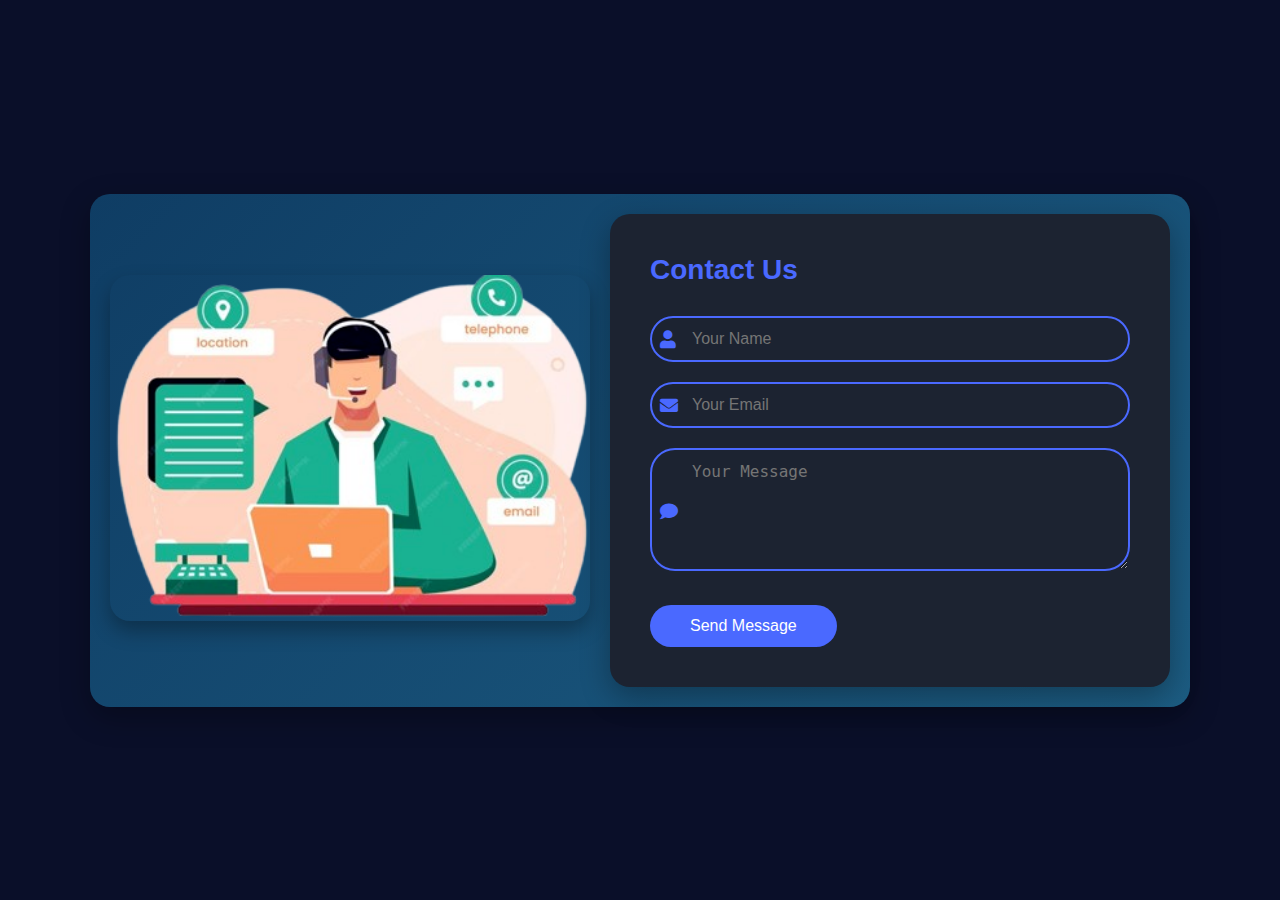
<file: contact.html>
<!DOCTYPE html>
<html lang="en">
<head>
    <meta charset="UTF-8">
    <meta name="viewport" content="width=device-width, initial-scale=1.0">
    <title>Contact Us | MindBot Ai</title>
    <link rel="stylesheet" href="./assets/css/contact.css">
    <link rel="shortcut icon" href="assets/images/favicon.png" type="image/svg+xml">
    <!-- Link to Font Awesome for icons -->
    <link rel="stylesheet" href="https://cdnjs.cloudflare.com/ajax/libs/font-awesome/5.15.4/css/all.min.css">
</head>
<body>
    <div class="container">
        <!-- Image Section -->
        <div class="image-box">
            <img src="./assets/images/conatctus.png" alt="Contact Us Image">
        </div>

        <!-- Form Section -->
        <div class="form-box">
            <h1>Contact Us</h1>
            <!-- Updated form action with Formspree -->
            <form id="contact-form" action="https://formspree.io/f/mrbgzgoa" method="POST">
                <div class="input-box">
                    <i class="fas fa-user"></i>
                    <input type="text" name="name" placeholder="Your Name" required>
                </div>
                <div class="input-box">
                    <i class="fas fa-envelope"></i>
                    <input type="email" name="email" placeholder="Your Email" required>
                </div>
                <div class="input-box">
                    <i class="fas fa-comment"></i>
                    <textarea name="message" placeholder="Your Message" rows="5" required></textarea>
                </div>
                <div class="btn-container">
                    <button type="submit" class="btn-send">Send Message</button>
                </div>
            </form>
        </div>
    </div>
</body>
</html>
</file>
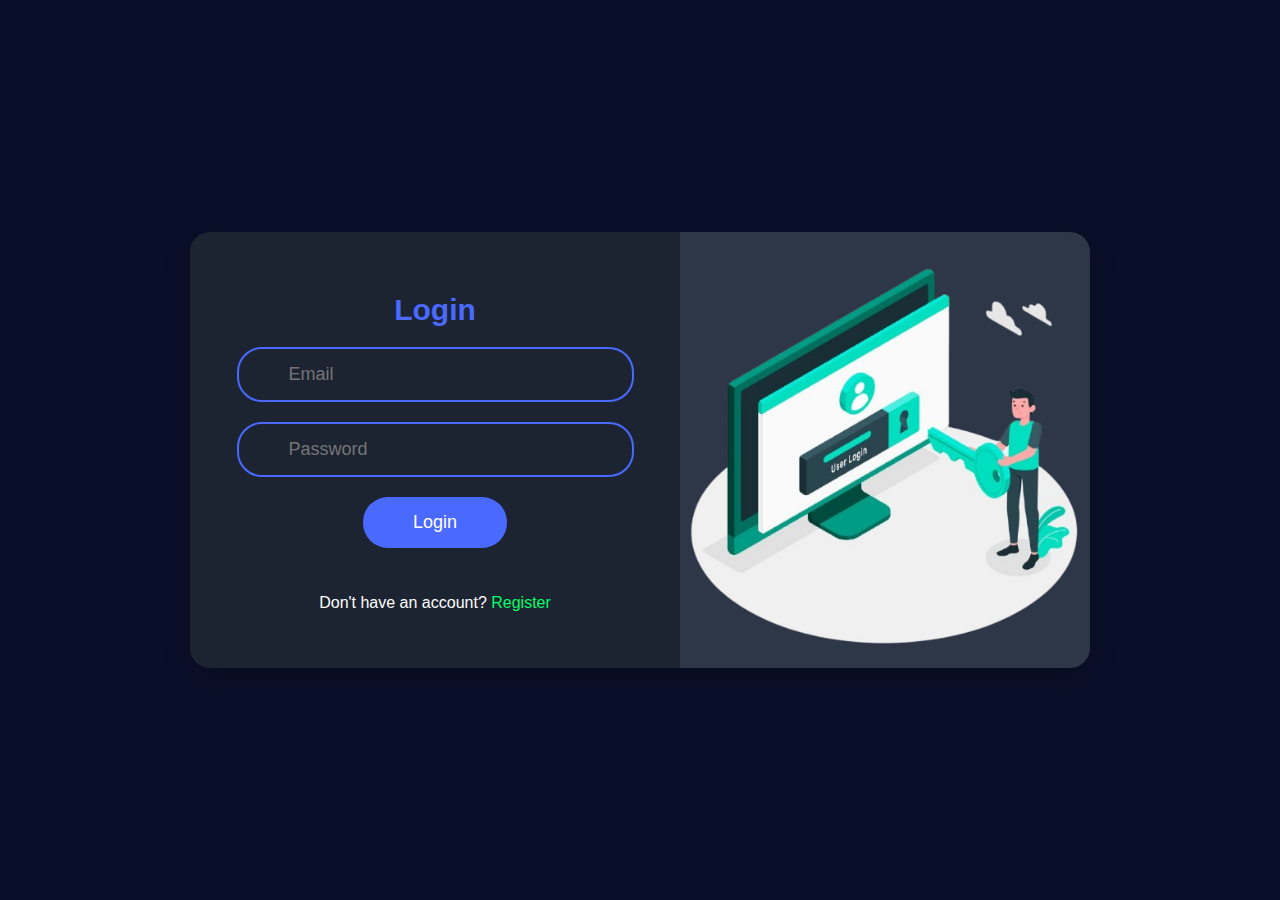
<file: login.html>
<!DOCTYPE html>
<html lang="en">
<head>
    <meta charset="UTF-8">
    <meta name="viewport" content="width=device-width, initial-scale=1.0">
    <title>Login | MindBot Ai</title>
    <link rel="stylesheet" href="./assets/css/login.css">
    <link rel="shortcut icon" href="assets/images/favicon.png" type="image/svg+xml">
</head>
<body>
    <div class="main-container">
        <div class="form-box">
            <h1>Login</h1>
            <form id="loginForm">
                <div class="input-box">
                    <i class="fa fa-envelope"></i>
                    <input type="email" id="loginEmail" placeholder="Email" required>
                </div>
                <div class="input-box">
                    <i class="fa fa-lock"></i>
                    <input type="password" id="loginPassword" placeholder="Password" required>
                </div>
                <div class="btn-container">
                    <button type="submit" class="btn-login">Login</button>
                </div>
            </form>
            <div class="footer-text">
                <p>Don't have an account? <a href="register.html">Register</a></p>
            </div>
        </div>

        <!-- Floating Image Section -->
        <div class="image-box">
            <img src="./assets/images/login.png" alt="Login Image">
        </div>
    </div>

    <!-- Modal -->
    <div id="alertModal" class="modal">
        <div class="modal-content">
            <span class="close" id="closeModal">&times;</span>
            <p id="modalMessage"></p>
        </div>
    </div>

    <script src="./assets/js/login.js"></script>
</body>
</html>
</file>
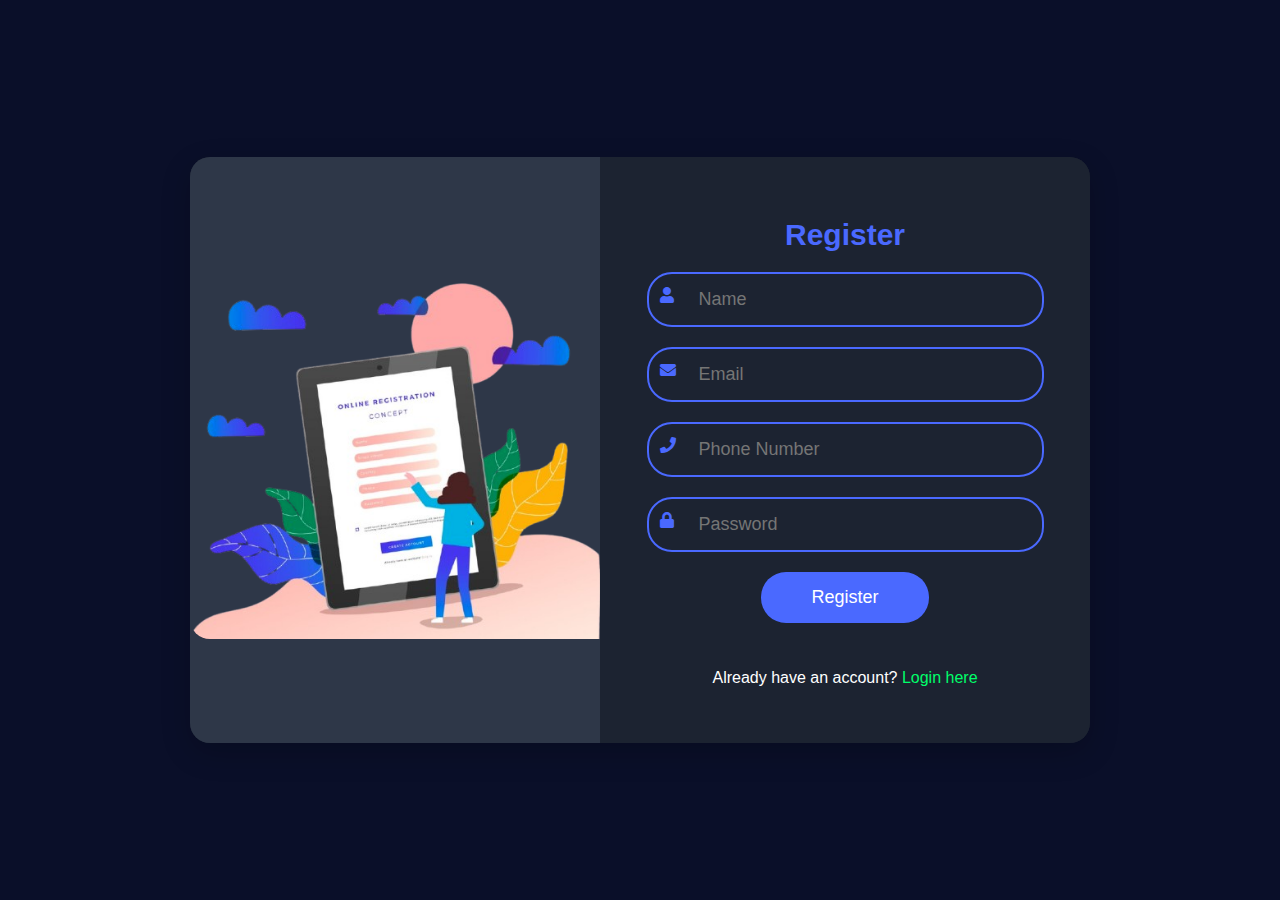
<file: register.html>
<!DOCTYPE html>
<html lang="en">
<head>
    <meta charset="UTF-8">
    <meta name="viewport" content="width=device-width, initial-scale=1.0">
    <title>Register | MindBot Ai</title>
    <link rel="stylesheet" href="./assets/css/register.css">
    <link rel="stylesheet" href="https://cdnjs.cloudflare.com/ajax/libs/font-awesome/5.15.4/css/all.min.css">
    <link rel="shortcut icon" href="assets/images/favicon.png" type="image/svg+xml">
</head>
<body>
    <div class="main-container">
        <div class="image-box">
            <img src="./assets/images/register.png" alt="Background Image"> <!-- Add your image URL -->
        </div>
        <div class="form-box">
            <h1>Register</h1>
            <form id="registerForm">
                <div class="input-box">
                    <i class="fas fa-user"></i>
                    <input type="text" id="name" required placeholder="Name">
                </div>
                <div class="input-box">
                    <i class="fas fa-envelope"></i>
                    <input type="email" id="email" required placeholder="Email">
                </div>
                <div class="input-box">
                    <i class="fas fa-phone"></i>
                    <input type="text" id="phone" required placeholder="Phone Number">
                </div>
                <div class="input-box">
                    <i class="fas fa-lock"></i>
                    <input type="password" id="password" required placeholder="Password">
                </div>
                <div class="btn-container">
                    <button type="submit" class="btn-login">Register</button>
                </div>
            </form>
            <div class="footer-text">
                <p>Already have an account? <a href="login.html">Login here</a></p>
            </div>
        </div>
    </div>

    <!-- Modal for Alerts -->
    <div id="alertModal" class="modal">
        <div class="modal-content">
            <span class="close" id="closeModal">&times;</span>
            <p id="modalMessage"></p>
        </div>
    </div>

    <script src="./assets/js/register.js"></script>
</body>
</html>
</file>
<file: assets/css/contact.css>
/* Global Styles */
* {
    margin: 0;
    padding: 0;
    box-sizing: border-box;
}

body {
    font-family: 'Arial', sans-serif;
    background-color: #0A0F29;
    color: #fff;
    height: 100vh;
    display: flex;
    justify-content: center;
    align-items: center;
    padding: 0 20px;
}

/* Container for two-column layout */
.container {
    display: flex;
    justify-content: center;
    align-items: center;
    width: 100%;
    max-width: 1100px;
    padding: 20px;
    background: linear-gradient(135deg, #0f3d64, #1c5c82);
    border-radius: 20px;
    box-shadow: 0 10px 30px rgba(0, 0, 0, 0.3);
}

/* Image Section Styles */
.image-box {
    flex: 1;
    padding-right: 20px;
}

.image-box img {
    width: 100%;
    height: auto;
    border-radius: 20px;
    box-shadow: 0 10px 20px rgba(0, 0, 0, 0.3);
}

/* Form Section Styles */
.form-box {
    flex: 1;
    background-color: #1C2331;
    padding: 40px;
    border-radius: 20px;
    box-shadow: 0 10px 30px rgba(0, 0, 0, 0.3);
}

/* Form heading */
h1 {
    margin-bottom: 30px;
    font-size: 28px;
    color: #4A69FF;
}

/* Input and textarea fields with icons */
.input-box {
    position: relative;
    margin-bottom: 20px;
}

.input-box input,
.input-box textarea {
    width: 100%;
    padding: 12px 12px 12px 40px;
    border-radius: 25px;
    border: 2px solid #4A69FF;
    background-color: transparent;
    color: #fff;
    font-size: 16px;
    outline: none;
    transition: border-color 0.3s ease;
}

.input-box input:focus,
.input-box textarea:focus {
    border-color: #00FF6A;
}

.input-box i {
    position: absolute;
    top: 50%;
    left: 10px;
    transform: translateY(-50%);
    color: #4A69FF;
    font-size: 18px;
}

/* Button styles */
.btn-container {
    margin-top: 30px;
}

.btn-send {
    padding: 12px 40px;
    background-color: #4A69FF;
    color: white;
    border-radius: 25px;
    font-size: 16px;
    border: none;
    cursor: pointer;
    transition: background-color 0.3s ease;
}

.btn-send:hover {
    background-color: #00FF6A;
}

/* Responsive layout */
@media (max-width: 768px) {
    .container {
        flex-direction: column;
    }

    .image-box {
        margin-bottom: 20px;
        padding-right: 0;
    }
}
</file>
<file: assets/css/login.css>
/* Global Styles */
body {
    margin: 0;
    padding: 0;
    font-family: 'Arial', sans-serif;
    background-color: #0A0F29;
    color: #fff;
    height: 100vh;
    display: flex;
    justify-content: center;
    align-items: center;
}

/* Main Container to hold both image and form sections */
.main-container {
    display: flex;
    background-color: #1C2331;
    border-radius: 20px;
    box-shadow: 0 10px 30px rgba(0, 0, 0, 0.2);
    max-width: 900px;
    overflow: hidden;
    width: 90%; /* Increased width for better responsiveness */
}

/* Form Section Styling */
.form-box {
    flex: 1;
    padding: 40px;
    background-color: #1C2331;
    border-radius: 20px 0 0 20px;
    text-align: center;
    display: flex;
    flex-direction: column;
    justify-content: center;
}

h1 {
    margin-bottom: 20px;
    font-size: 30px;
    color: #4A69FF;
}

.input-box {
    margin-bottom: 20px;
    position: relative;
}

.input-box input {
    width: 80%;
    padding: 15px;
    padding-left: 50px;
    border-radius: 25px;
    border: 2px solid #4A69FF;
    background-color: transparent;
    color: #fff;
    font-size: 18px;
    outline: none;
    transition: border-color 0.3s ease;
}

.input-box input:focus {
    border-color: #00FF6A;
}

.input-box i {
    position: absolute;
    left: 20px;
    top: 15px;
    color: #4A69FF;
}

.btn-container {
    margin-top: 20px;
}

.btn-login {
    padding: 15px 50px;
    background-color: #4A69FF;
    color: white;
    border-radius: 25px;
    font-size: 18px;
    border: none;
    cursor: pointer;
    transition: background-color 0.3s ease;
}

.btn-login:hover {
    background-color: #3557E7;
}

.footer-text {
    margin-top: 30px;
    font-size: 16px;
}

.footer-text a {
    color: #00FF6A;
    text-decoration: none;
}

.footer-text a:hover {
    text-decoration: underline;
}

/* Floating Image Styles */
.image-box {
    flex: 1;
    background-color: #2E3748;
    display: flex;
    justify-content: center;
    align-items: center;
    border-radius: 0 20px 20px 0;
}

.image-box img {
    width: 100%;
    max-height: 100%;
    object-fit: cover;
    border-radius: 0 20px 20px 0;
}

/* Modal Styles */
.modal {
    display: none;
    position: fixed;
    z-index: 1;
    left: 0;
    top: 0;
    width: 100%;
    height: 100%;
    overflow: auto;
    background-color: rgba(0, 0, 0, 0.5);
}

.modal-content {
    background-color: #1C2331;
    margin: 15% auto;
    padding: 20px;
    border: 1px solid #4A69FF;
    border-radius: 10px;
    width: 80%;
    max-width: 400px;
    color: #fff;
}

.close {
    color: #aaa;
    float: right;
    font-size: 28px;
    font-weight: bold;
}

.close:hover,
.close:focus {
    color: #fff;
    text-decoration: none;
    cursor: pointer;
}

/* Media Query for Responsiveness */
@media screen and (max-width: 768px) {
    .main-container {
        flex-direction: column;
        max-width: 100%;
        border-radius: 20px;
    }

    .form-box {
        border-radius: 20px 20px 0 0;
    }

    .image-box {
        border-radius: 0 0 20px 20px;
    }
}
</file>
<file: assets/css/register.css>
/* Global Styles */
body {
    margin: 0;
    padding: 0;
    font-family: 'Arial', sans-serif;
    background-color: #0A0F29;
    color: #fff;
    height: 100vh;
    display: flex;
    justify-content: center;
    align-items: center;
}

/* Container to hold both image and form sections */
.main-container {
    display: flex;
    background-color: #1C2331;
    border-radius: 20px;
    box-shadow: 0 10px 30px rgba(0, 0, 0, 0.2);
    max-width: 900px;
    overflow: hidden;
    width: 90%; /* Increased width for better responsiveness */
    height: auto;
}

/* Image Section Styling */
.image-box {
    flex: 1;
    background-color: #2E3748;
    display: flex;
    justify-content: center;
    align-items: center;
}

.image-box img {
    width: 100%;
    max-height: 100%;
    object-fit: cover;
    border-radius: 20px 0 0 20px;
}

/* Form Section Styling */
.form-box {
    flex: 1;
    padding: 40px; /* Decreased padding */
    background-color: #1C2331;
    border-radius: 0 20px 20px 0;
    text-align: center;
    display: flex;
    flex-direction: column;
    justify-content: center;
}

h1 {
    margin-bottom: 20px; /* Decreased margin */
    font-size: 30px; /* Increased font size */
    color: #4A69FF;
}

.input-box {
    margin-bottom: 20px; /* Decreased margin */
    position: relative;
}

.input-box input {
    width: 80%; /* Decreased width for input fields */
    padding: 15px; /* Increased padding */
    padding-left: 50px; /* Increased padding for the icon */
    border-radius: 25px;
    border: 2px solid #4A69FF;
    background-color: transparent;
    color: #fff;
    font-size: 18px; /* Increased font size */
    outline: none;
    transition: border-color 0.3s ease;
}

.input-box input:focus {
    border-color: #00FF6A;
}

.input-box i {
    position: absolute;
    left: 20px; /* Adjusted icon position */
    top: 15px; /* Adjusted icon position */
    color: #4A69FF;
}

.btn-container {
    margin-top: 20px; /* Decreased margin */
}

.btn-login {
    padding: 15px 50px; /* Increased padding */
    background-color: #4A69FF;
    color: white;
    border-radius: 25px;
    font-size: 18px; /* Increased font size */
    border: none;
    cursor: pointer;
    transition: background-color 0.3s ease;
}

.btn-login:hover {
    background-color: #3557E7;
}

.footer-text {
    margin-top: 30px; /* Increased margin */
    font-size: 16px; /* Increased font size */
}

.footer-text a {
    color: #00FF6A;
    text-decoration: none;
}

.footer-text a:hover {
    text-decoration: underline;
}

/* Modal Styles */
.modal {
    display: none;
    position: fixed;
    z-index: 1;
    left: 0;
    top: 0;
    width: 100%;
    height: 100%;
    overflow: auto;
    background-color: rgba(0, 0, 0, 0.5);
}

.modal-content {
    background-color: #1C2331;
    margin: 15% auto;
    padding: 20px;
    border: 1px solid #4A69FF;
    border-radius: 10px;
    width: 80%;
    max-width: 400px;
    color: #fff;
}

.close {
    color: #aaa;
    float: right;
    font-size: 28px;
    font-weight: bold;
}

.close:hover,
.close:focus {
    color: #fff;
    text-decoration: none;
    cursor: pointer;
}

/* Media Query for Responsiveness */
@media screen and (max-width: 768px) {
    .main-container {
        flex-direction: column;
        max-width: 100%;
        border-radius: 20px;
    }

    .image-box img {
        border-radius: 20px 20px 0 0;
    }

    .form-box {
        border-radius: 0 0 20px 20px;
    }
}
</file>
